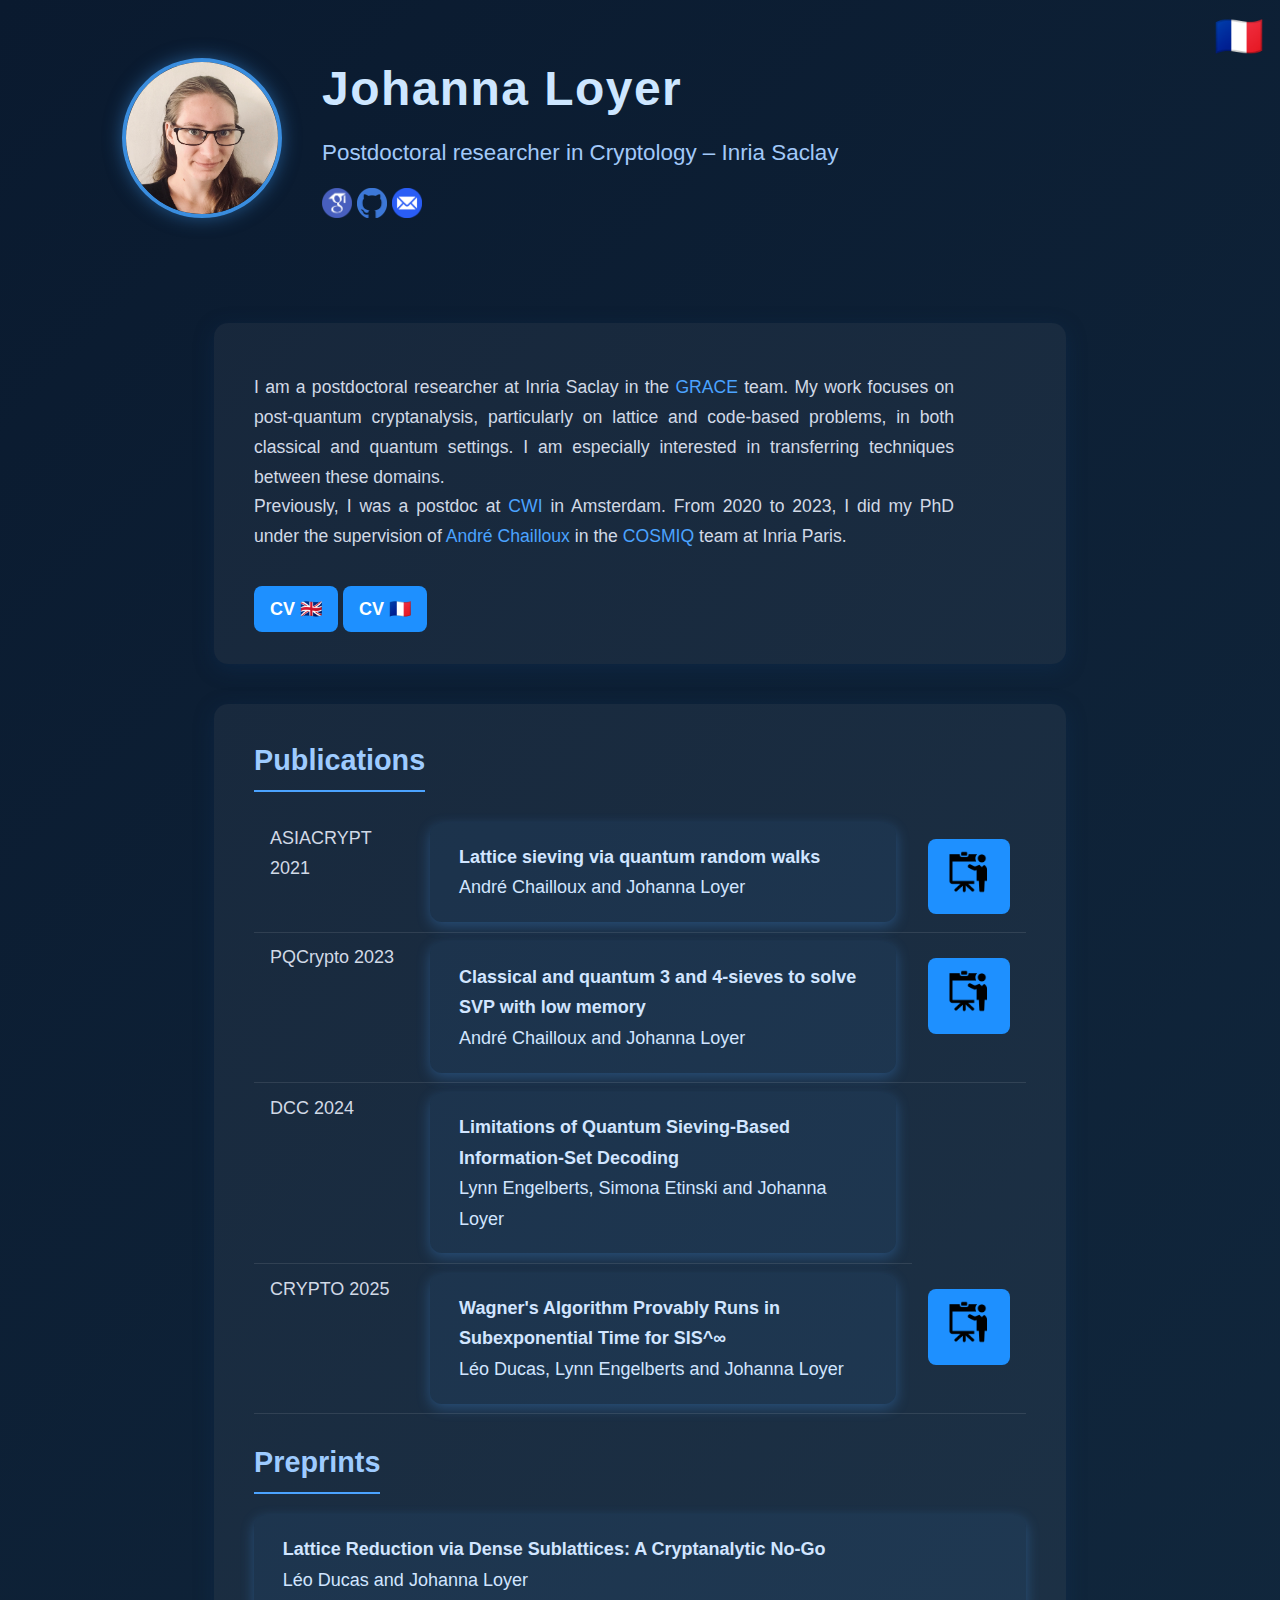
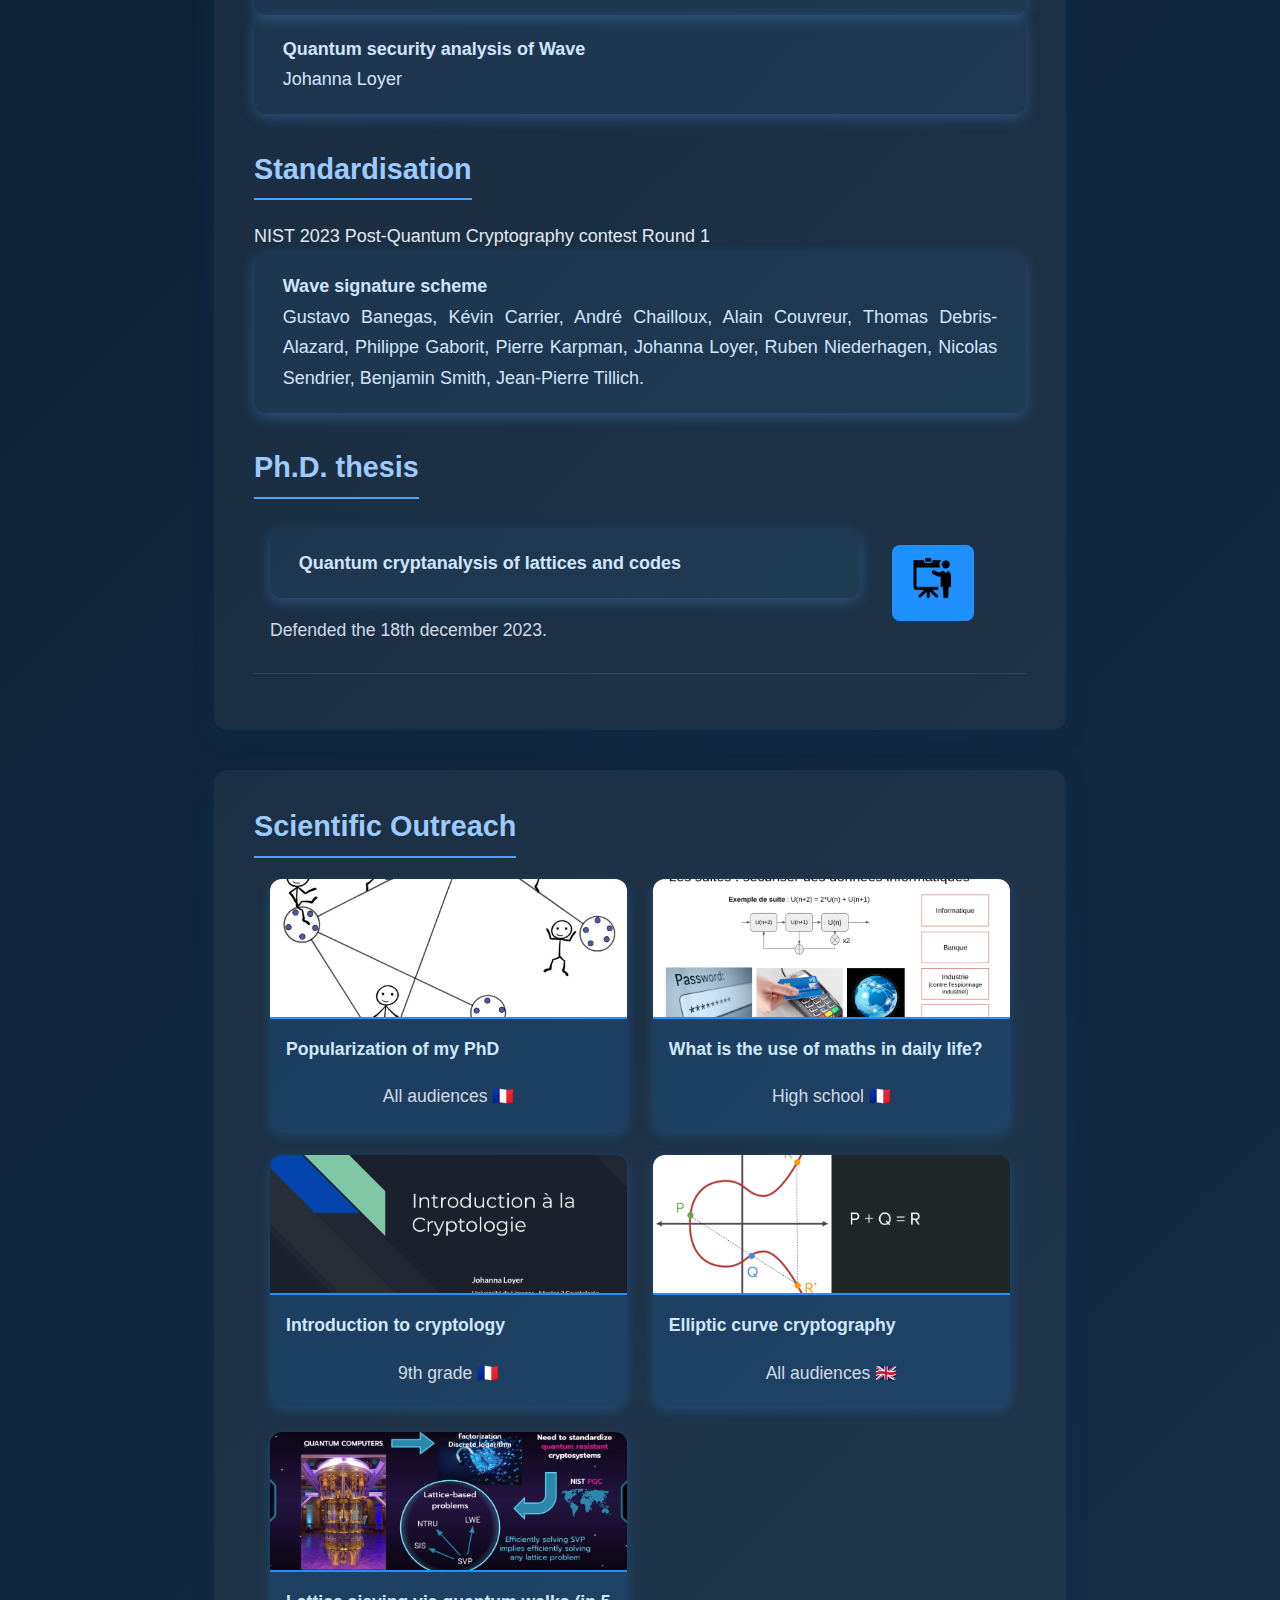
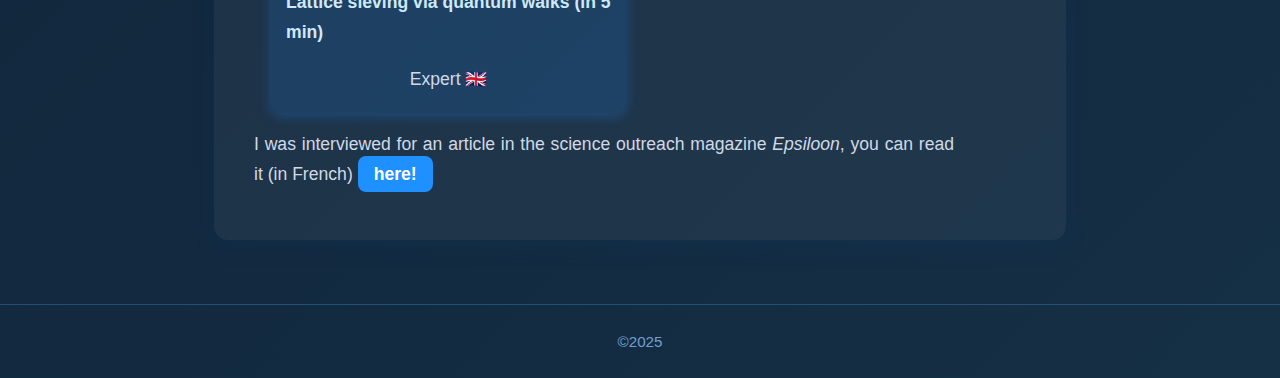
<file: index.html>
<!DOCTYPE html>
<html lang="en">
<head>
  <meta charset="UTF-8" />
  <meta name="viewport" content="width=device-width, initial-scale=1" />
  <title>Johanna Loyer – Postdoctoral Researcher in Cryptology at Inria</title>
  <link rel="icon" href="icones/favicon.png" type="image/png" />
  <link rel="stylesheet" href="styles.css" />
  <link rel="canonical" href="https://johanna-loyer.github.io/page-personnelle/" />
  <meta name="description" content="Personal page of Johanna Loyer, postdoctoral researcher in cryptology at Inria. Access her scientific publications, talk slides, and scientific outreach." />
  <meta name="robots" content="index, follow" />
  <meta property="og:title" content="Johanna Loyer – Cryptology researcher at Inria" />
  <meta property="og:description" content="Personal page of Johanna Loyer, postdoctoral researcher in cryptology at Inria. Read publications, talk slides, scientific popularization." />
  <meta property="og:type" content="website" />
  <meta property="og:url" content="https://johanna-loyer.github.io/page-personnelle/" />
  <meta property="og:image" content="https://raw.githubusercontent.com/johanna-loyer/page-personnelle/main/icones/favicon.png" />
</head>

<body>
  <button class="top-right-btn" onclick="switchLanguage()" aria-label="Changer de langue">
    <span id="language-flag">🇫🇷</span>
  </button>

  <header>
    <img src="icones/profile.jpg" class="profile-pic" />
    
    <div>
      <h1>Johanna Loyer</h1>
      <h2 id="subtitle">Postdoctoral researcher in Cryptology – Inria Saclay</h2>
      <a href="https://scholar.google.com/citations?user=8Ga_WVYAAAAJ&hl=fr&oi=ao" target="_blank"><img width="30" height="30"  src="icones/googlescholar.png" /></a>
      <a href="https://github.com/johanna-loyer" target="_blank"><img width="30" height="30" src="icones/github.png" /></a>
      <a href="mailto:johanna.loyer@inria.fr"><img width="30" height="30"  src="icones/mail.png" /></a>
    </div>
  </header>

  <main>
    <section class="bio" tabindex="0">
      <p id="about-text">
        I am a postdoctoral researcher at Inria Saclay in the <a href="https://team.inria.fr/grace/" target="_blank">GRACE</a> team. My work focuses on post-quantum cryptanalysis, particularly on lattice and code-based problems, in both classical and quantum settings. I am especially interested in transferring techniques between these domains.
      <br>Previously, I was a postdoc at <a href="https://www.cwi.nl/en/groups/cryptology/" target="_blank">CWI</a> in Amsterdam. 
      From 2020 to 2023, I did my PhD under the supervision of <a href="https://who.paris.inria.fr/Andre.Chailloux/" target="_blank">André Chailloux</a> in the <a href="https://www.rocq.inria.fr/secret/" target="_blank">COSMIQ</a> team at Inria Paris.
      </p>

      <a href="CV/CV_en.pdf" class="btn" target="_blank" style="margin-top: 1rem; display: inline-block">CV 🇬🇧</a>
      
      <a href="CV/CV.pdf" class="btn" target="_blank" style="margin-top: 1rem; display: inline-block">CV 🇫🇷</a>
    </section>


      
    </section>

  <section class="publications" tabindex="0">
  <h3>Publications</h3>
  <table>
    <tbody>
      <tr>
        <td>ASIACRYPT 2021</td>
        <td>
          <a href="https://eprint.iacr.org/2021/570.pdf" target="_blank" class="publication-card" aria-label="Lattice sieving via quantum random walks">
          <strong>Lattice sieving via quantum random walks</strong>
          <BR>André Chailloux and Johanna Loyer
          </a>
        </td>
        <td>
          <a href="slides/sieving_qwalks.pdf" class="btn" target="_blank" style="margin-top: 1rem; display: inline-block;"><img width="50" height="50"  src="icones/slides.png" /></a>
        </td>
      </tr>
      
      <tr>
        <td>PQCrypto 2023</td>
        <td>
          <a href="https://eprint.iacr.org/2023/200.pdf" target="_blank" class="publication-card" aria-label="Classical and quantum 3 and 4-sieves to solve SVP with low memory">
            <strong>Classical and quantum 3 and 4-sieves to solve SVP with low memory</strong>
            <BR>André Chailloux and Johanna Loyer
          </a>
        </td>
        <td><a href="slides/3-4-sieves.pdf" class="btn" target="_blank" style="margin-top: 1rem; display: inline-block;"><img width="50" height="50"  src="icones/slides.png" /></a></td>
      </tr>
      
      <tr>
        <td>DCC 2024</td>
        <td><a href="https://eprint.iacr.org/2024/1358.pdf" target="_blank" class="publication-card" aria-label="Limitations of Quantum Sieving-Based Information-Set Decoding">
        <strong>Limitations of Quantum Sieving-Based Information-Set Decoding</strong>
        <BR>Lynn Engelberts, Simona Etinski and Johanna Loyer
      </a></td>
      </tr>
      
      <tr>
        <td>CRYPTO 2025</td>
        <td><a href="https://eprint.iacr.org/2025/575.pdf" target="_blank" class="publication-card" aria-label="Wagner's Algorithm Provably Runs in Subexponential Time for SIS^∞">
          <strong>Wagner's Algorithm Provably Runs in Subexponential Time for SIS^∞</strong> 
          <BR> Léo Ducas, Lynn Engelberts and Johanna Loyer
        </a></td>
        <td><a href="slides/Wagner_for_SIS.pdf" class="btn" target="_blank" style="margin-top: 1rem; display: inline-block;"><img width="50" height="50"  src="icones/slides.png" /></a></td>
      </tr>
    </tbody>
  </table>

  <h3>Preprints</h3>
  <a class="publication-card" >
    <strong>Lattice Reduction via Dense Sublattices: A Cryptanalytic No-Go</strong> 
    <BR>Léo Ducas and Johanna Loyer
  </a>
  
  <a class="publication-card" href="https://eprint.iacr.org/2023/1263.pdf" target="_blank">
    <strong>Quantum security analysis of Wave</strong> 
    <BR>Johanna Loyer
  </a>
  
  
     
  
  <br>
  <h3>Standardisation</h3>
  NIST 2023 Post-Quantum Cryptography contest Round 1
        <a href="https://inria.hal.science/hal-04278563/document" target="_blank" class="publication-card" aria-label="Wave digital signature scheme"> 
          <strong>Wave signature scheme</strong>
          <BR> <div style="text-align: justify;">Gustavo Banegas, Kévin Carrier, André Chailloux, Alain Couvreur, Thomas Debris-Alazard, Philippe Gaborit, Pierre Karpman, Johanna Loyer, Ruben Niederhagen, Nicolas Sendrier, Benjamin Smith, Jean-Pierre Tillich.</div>
        </a>
      </tr>
  </table>

  <br>
  <h3><div id="thesis">Ph.D. thesis</div></h3> 
  <table>
    <tr>
        <td><a href="https://theses.hal.science/tel-04390173/file/LOYER_Johanna_these_2023.pdf" target="_blank" class="publication-card"> 
          <strong>Quantum cryptanalysis of lattices and codes</strong> 
          </a>
          <p id="PhDdefensedate">Defended the 18th december 2023.</p>
        </td>
        <td><a href="slides/PhD_defense.pdf" class="btn" target="_blank" style="margin-top: 1rem; display: inline-block;"><img width="50" height="50" src="icones/slides.png" /></a></td>
      </tr>
      
  </table>
</section>

<section class="vulgarisation">
  <h3 id=vulga>Scientific Outreach</h3>
  <div class="vulgarisation-grid">
    
    <a href="vulga/these.pdf" class="vulgarisation-item" target="_blank">
    <img src="vulga/these.png" />
      <div class="vulgarisation-meta">
        <h4 id=outreach1>Popularization of my PhD</h4>
        <p style="text-align: center;" id="audience1">All audiences 🇫🇷</p>
      </div>  
    </a>
    
    <a href="vulga/maths.pdf" class="vulgarisation-item" target="_blank">
    <img src="vulga/maths.png" />
      <div class="vulgarisation-meta">
        <h4 id=outreach2>What is the use of maths in daily life?</h4>
        <p style="text-align: center;" id="audience2"> High school 🇫🇷</p>
      </div>  
    </a>
    
    <a href="vulga/RSA.pdf" class="vulgarisation-item" target="_blank">
    <img src="vulga/RSA.png" />
      <div class="vulgarisation-meta">
        <h4 id=outreach3>Introduction to cryptology </h4>
        <p style="text-align: center;" id="audience3"> 9th grade 🇫🇷</p>
      </div>  
    </a>
    
    <a href="vulga/ECC.pdf" class="vulgarisation-item" target="_blank">
      <img src="vulga/ECC.png" />
      <div class="vulgarisation-meta">
        <h4 id=outreach4>Elliptic curve cryptography</h4>
        <p style="text-align: center;" id="audience4">All audiences 🇬🇧</p>
      </div>  
    </a>
    
    <a href="vulga/Asiacrypt21_5min.pdf" class="vulgarisation-item" target="_blank">
      <img src="vulga/asia.png" />
      <div class="vulgarisation-meta">
        <h4 id=outreach5>Lattice sieving via quantum walks (in 5 min)</h4>
        <p style="text-align: center;">Expert 🇬🇧</p>
      </div>  
    </a>
  </div>
  <p id="epsiloon">I was interviewed for an article in the science outreach magazine <i>Epsiloon</i>, you can read it (in French)&nbsp;<a href="https://www.epsiloon.com/tous-les-numeros/n38/panique_chez_les_cryptologues_post-quantiques/" class="btn" target="_blank" style="display: inline;">here!</a>   
  </p>
</section>


  </main>

  <footer>
    &copy;2025
  </footer>

  <!-- SCRIPT TRADUCTION -->
  <script>
  const translations = {
    fr: {
      subtitle: "Chercheuse postdoctorante en Cryptologie – Inria Saclay",
      aboutText: `Je suis en postdoctorat à l'Inria de Saclay dans l'équipe <a href="https://team.inria.fr/grace/" target="_blank">GRACE</a>. Je travaille en cryptanalyse post-quantique, en particulier en cryptanalyse de problèmes en réseaux et en codes, aussi bien en classique qu’en quantique. Je m’intéresse notamment au transfert des techniques entre ces deux domaines. 
        <br>Auparavant, j'étais en postdoctorat au <a href="https://www.cwi.nl/en/groups/cryptology/" target="_blank">CWI</a> à Amsterdam. Entre 2020 et 2023, j'ai fait ma thèse sous la direction d'<a href="https://who.paris.inria.fr/Andre.Chailloux/" target="_blank">André Chailloux</a> dans l'équipe <a href="https://www.rocq.inria.fr/secret/" target="_blank">COSMIQ</a> à l'Inria de Paris.`,
      thesis: "Thèse de doctorat",
      vulga: "Vulgarisation scientifique",
      outreach1: "Vulgarisation de ma thèse",
      outreach2: "Les maths, à quoi ça sert ?",
      outreach3: "Introduction à la cryptologie",
      outreach4: "Courbes elliptiques et cryptographie",
      outreach5: "Crible de réseaux par marches quantiques (en 5 min)",
      audience1: "Tous publics 🇫🇷",
      audience2: "Classe de 2nde générale 🇫🇷",
      audience3: "Classe de 3ème 🇫🇷",
      audience4: "Tous publics 🇬🇧",  
      epsiloon: `J'ai été interviewée pour un article du magazine de vulgarisation scientifique <i>Epsiloon</i>, vous pouvez le lire&nbsp;<a href="https://www.epsiloon.com/tous-les-numeros/n38/panique_chez_les_cryptologues_post-quantiques/" class="btn" target="_blank" style="display: inline;">ici !</a>
`, 
      PhDdefensedate: 'Soutenue le 18 décembre 2023.',
      
      flag: "🇬🇧"
    }
  };

  const originalTexts = {}; 

  let currentLang = "en";

  function switchLanguage() {
    if (currentLang === "en") {
      originalTexts.subtitle = document.getElementById("subtitle").textContent;
      originalTexts.aboutText = document.getElementById("about-text").innerHTML;
      
      originalTexts.thesis = document.getElementById("thesis").textContent;
      originalTexts.PhDdefensedate = document.getElementById("PhDdefensedate").textContent;
      
      originalTexts.vulga = document.getElementById("vulga").textContent;
      originalTexts.outreach1 = document.getElementById("outreach1").textContent;
      originalTexts.outreach2 = document.getElementById("outreach2").textContent;
      originalTexts.outreach3 = document.getElementById("outreach3").textContent;
      originalTexts.outreach4 = document.getElementById("outreach4").textContent;
      originalTexts.outreach5 = document.getElementById("outreach5").textContent;
      originalTexts.audience1 = document.getElementById("audience1").textContent;
      originalTexts.audience2 = document.getElementById("audience2").textContent;
      originalTexts.audience3 = document.getElementById("audience3").textContent;
      originalTexts.audience4 = document.getElementById("audience4").textContent;
      originalTexts.epsiloon = document.getElementById("epsiloon").innerHTML;
      

      const t = translations.fr;
      document.getElementById("subtitle").textContent = t.subtitle;
      document.getElementById("about-text").innerHTML = t.aboutText;
      document.getElementById("thesis").textContent = t.thesis;
      document.getElementById("PhDdefensedate").textContent = t.PhDdefensedate;
      document.getElementById("vulga").textContent = t.vulga;
      document.getElementById("language-flag").textContent = t.flag;
      
      document.getElementById("outreach1").textContent = t.outreach1;
      document.getElementById("outreach2").textContent = t.outreach2;
      document.getElementById("outreach3").textContent = t.outreach3;
      document.getElementById("outreach4").textContent = t.outreach4;
      document.getElementById("outreach5").textContent = t.outreach5;
      document.getElementById("audience1").textContent = t.audience1;
      document.getElementById("audience2").textContent = t.audience2;
      document.getElementById("audience3").textContent = t.audience3;
      document.getElementById("audience4").textContent = t.audience4;
      document.getElementById("epsiloon").innerHTML = t.epsiloon;
      
      currentLang = "fr";
    } else {
      document.getElementById("subtitle").textContent = originalTexts.subtitle;
      document.getElementById("about-text").innerHTML = originalTexts.aboutText;
      document.getElementById("thesis").textContent = originalTexts.thesis;
      document.getElementById("PhDdefensedate").textContent = originalTexts.PhDdefensedate;
      document.getElementById("vulga").textContent = originalTexts.vulga;
      document.getElementById("language-flag").textContent = "🇫🇷";
      
      document.getElementById("outreach1").textContent = originalTexts.outreach1;
      document.getElementById("outreach2").textContent = originalTexts.outreach2;
      document.getElementById("outreach3").textContent = originalTexts.outreach3;
      document.getElementById("outreach4").textContent = originalTexts.outreach4;
      document.getElementById("outreach5").textContent = originalTexts.outreach5;
      document.getElementById("audience1").textContent = originalTexts.audience1;
      document.getElementById("audience2").textContent = originalTexts.audience2;
      document.getElementById("audience3").textContent = originalTexts.audience3;
      document.getElementById("audience4").textContent = originalTexts.audience4;
      document.getElementById("epsiloon").innerHTML = originalTexts.epsiloon;
      
      currentLang = "en";
    }
  }
</script>


</body>
</html>
</file>
<file: styles.css>
*, *::before, *::after {
  box-sizing: border-box;
}
    
body {
  margin: 0;
  font-family: 'Inter', sans-serif;
  background: linear-gradient(135deg, #0a1a2f, #152f45);
  color: #e1e8f0;
  line-height: 1.7;
  font-size: 18px;
  min-height: 100vh;
  -webkit-font-smoothing: antialiased;
  -moz-osx-font-smoothing: grayscale;
}

a {
  color: #4ba3ff;
  text-decoration: none;
  transition: color 0.25s ease;
}
a:hover, a:focus {
  color: #82c7ff;
  text-decoration: underline;
  outline: none;
}

header {
  display: flex;
  align-items: center;
  padding: 3rem 2rem;
  max-width: 1100px;
  margin: 0 auto 3rem auto;
}

.profile-pic {
  border-radius: 50%;
  width: 160px;
  height: 160px;
  object-fit: cover;
  border: 4px solid #3a8dde;
  box-shadow: 0 0 18px rgba(58, 141, 222, 0.5);
  margin-right: 2.5rem;
  flex-shrink: 0;
  transition: transform 0.3s ease;
}
.profile-pic:hover {
  transform: scale(1.05);
  box-shadow: 0 0 25px rgba(58, 141, 222, 0.8);
}

header div h1 {
  font-size: 3rem;
  margin: 0 0 0.25rem 0;
  color: #cde6ff;
  font-weight: 600;
  letter-spacing: 0.03em;
}
header div h2 {
  font-size: 1.4rem;
  color: #a2c9f9;
  font-weight: 300;
  margin: 0 0 1rem 0;
  max-width: 600px;
}

.social-links a {
  margin-right: 1.5rem;
  font-size: 1.2rem;
  color: #6fb1ff;
  font-weight: 500;
}
.social-links a:last-child {
  margin-right: 0;
}
.social-links a:hover {
  color: #9cd3ff;
}

main {
  max-width: 900px;
  margin: 0 auto 4rem auto;
  padding: 0 1.5rem;
}

section {
  background-color: rgba(255, 255, 255, 0.05);
  border-radius: 14px;
  padding: 2rem 2.5rem;
  margin-bottom: 2.5rem;
  box-shadow: 0 5px 20px rgba(15, 52, 94, 0.35);
  transition: transform 0.3s ease, box-shadow 0.3s ease;
}
    
h3 {
  color: #9ecbff;
  font-weight: 600;
  font-size: 1.8rem;
  margin-top: 0;
  margin-bottom: 1.3rem;
  border-bottom: 2px solid #4ba3ff;
  padding-bottom: 0.3rem;
  max-width: max-content;
}

p {
  color: #d1d9e6;
  font-weight: 300;
  font-size: 1.1rem;
  max-width: 700px;
  text-align: justify;
}

.btn {
  display: inline-block;
  margin-top: 1rem;
  padding: 0.5rem 1rem;
  background-color: #1e90ff;
  color: white;
  font-weight: 600;
  border-radius: 8px;
  text-decoration: none;
  text-align: center;
  transition: background-color 0.2s ease;
  cursor: pointer;
}
.btn:hover {
  background-color: #63b3ed;
}

.publications a.publication-card,
.preprints a.publication-card,
.vulgarisation a.publication-card {
  display: block;
  background: rgba(75, 163, 255, 0.07);
  color: #d1e5ff;
  border-radius: 12px;
  padding: 1.2rem 1.8rem;
  margin-bottom: 0;
  box-shadow: 0 4px 14px rgba(75, 163, 255, 0.3);
  transition: background-color 0.3s ease, box-shadow 0.3s ease, transform 0.2s ease;
  font-weight: 500;
}
.publications a.publication-card:hover,
.preprints a.publication-card:hover,
.vulgarisation a.publication-card:hover {
  background: rgba(75, 163, 255, 0.18);
  box-shadow: 0 8px 30px rgba(75, 163, 255, 0.5);
  transform: translateY(-4px);
  color: #ffffff;
  text-decoration: underline;
  cursor: pointer;
}

ul {
  padding-left: 1.3rem;
  margin-top: 0;
}
li {
  margin-bottom: 0.9rem;
  font-weight: 400;
}

ul li a {
  font-weight: 600;
  color: #69aaff;
  text-decoration: none;
  transition: color 0.25s ease;
}
ul li a:hover {
  color: #a8d1ff;
  text-decoration: underline;
}

.contact p {
  font-size: 1.05rem;
  margin: 0.3rem 0;
  color: #c6d3e9;
}

footer {
  text-align: center;
  font-size: 0.95rem;
  color: #739ecf;
  padding: 1.5rem 1rem;
  border-top: 1px solid rgba(75, 163, 255, 0.3);
}

@media (max-width: 640px) {
  header {
     flex-direction: column;
     padding: 2rem 1rem;
  }
  .profile-pic {
    margin-right: 0;
    margin-bottom: 1.5rem;
  }
  header div h1 {
    font-size: 2.2rem;
    text-align: center;
  }
  header div h2 {
    font-size: 1.1rem;
    text-align: center;
    max-width: 100%;
  }   
  main {
    padding: 0 1rem;
  }
}
    
.vulgarisation-grid {
  display: grid;
  grid-template-columns: repeat(auto-fit, minmax(260px, 1fr));
  gap: 1.6rem;
  max-width: 900px;
  margin: 0 auto;
  padding: 0 1rem;
}

.vulgarisation-item {
  background: rgba(30, 144, 255, 0.15);
  border-radius: 12px;
  box-shadow: 0 4px 12px rgba(30, 144, 255, 0.25);
  overflow: hidden;
  display: flex;
  flex-direction: column;
  transition: transform 0.2s ease, box-shadow 0.2s ease;
}

.vulgarisation-item:hover {
  transform: translateY(-6px);
  box-shadow: 0 12px 30px rgba(30, 144, 255, 0.6);
}

.vulgarisation-item img {
  width: 100%;
  height: 140px;
  object-fit: cover;
  border-bottom: 2px solid #1e90ff;
}

.vulgarisation-item h4 {
  margin: 1rem;
  font-size: 1.1rem;
  color: #cfe8fa;
  flex-grow: 1;
}
.vulgarisation-item .btn {
  display: inline-block;
  margin: 0 1rem 1rem;
  padding: 0.5rem 1rem;
  background-color: #1e90ff;
  color: white;
  font-weight: 600;
  border-radius: 8px;
  text-decoration: none;
  text-align: center;
  transition: background-color 0.2s ease;
}

.vulgarisation-item .btn:hover {
  background-color: #63b3ed;
}
    
.publications table {
  width: 100%;
  border-collapse: collapse;
  margin-bottom: 1.5rem;
  font-weight: 400;
  color: #d1d9e6;
}
table {
  border-collapse: collapse; /* ou separate selon besoin */
  border: none;
}

.publications th,
.publications td {
  padding: 0.6rem 1rem;
  border-bottom: 1px solid rgba(255,255,255,0.1);
  text-align: left;
  vertical-align: top;
}

.publications th {
  font-weight: 600;
  color: #9ecbff;
  border-bottom: 2px solid #4ba3ff;
}

.publications a {
  font-weight: 600;
  color: #4ba3ff;
  text-decoration: none;
}

.publications a:hover,
.publications a:focus {
  text-decoration: underline;
  color: #82c7ff;
}
.top-right-btn {
  position: fixed;   
  top: 1rem;
  right: 1rem;
  font-size: 2.5rem;
  background: none;
  border: none;
  cursor: pointer;
  padding: 0;
  line-height: 1;
  z-index: 9999;  
}
</file>
